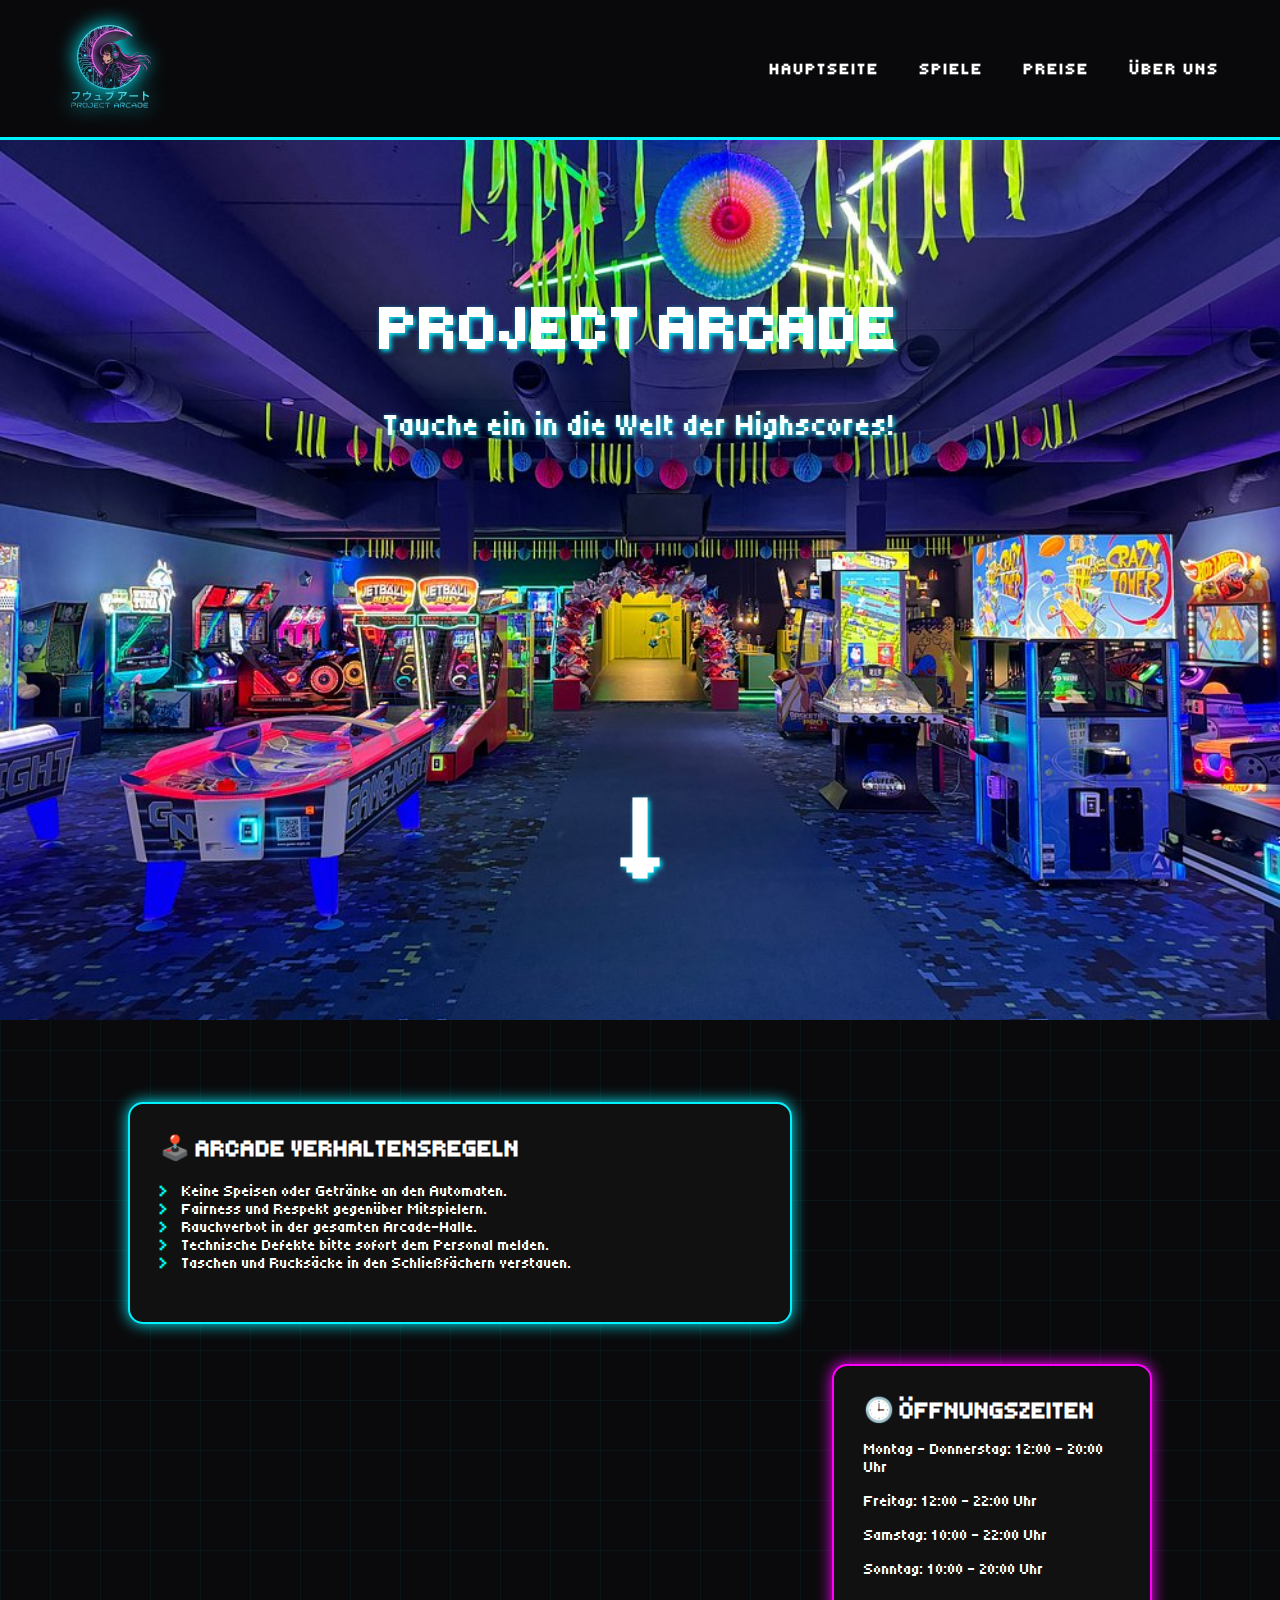
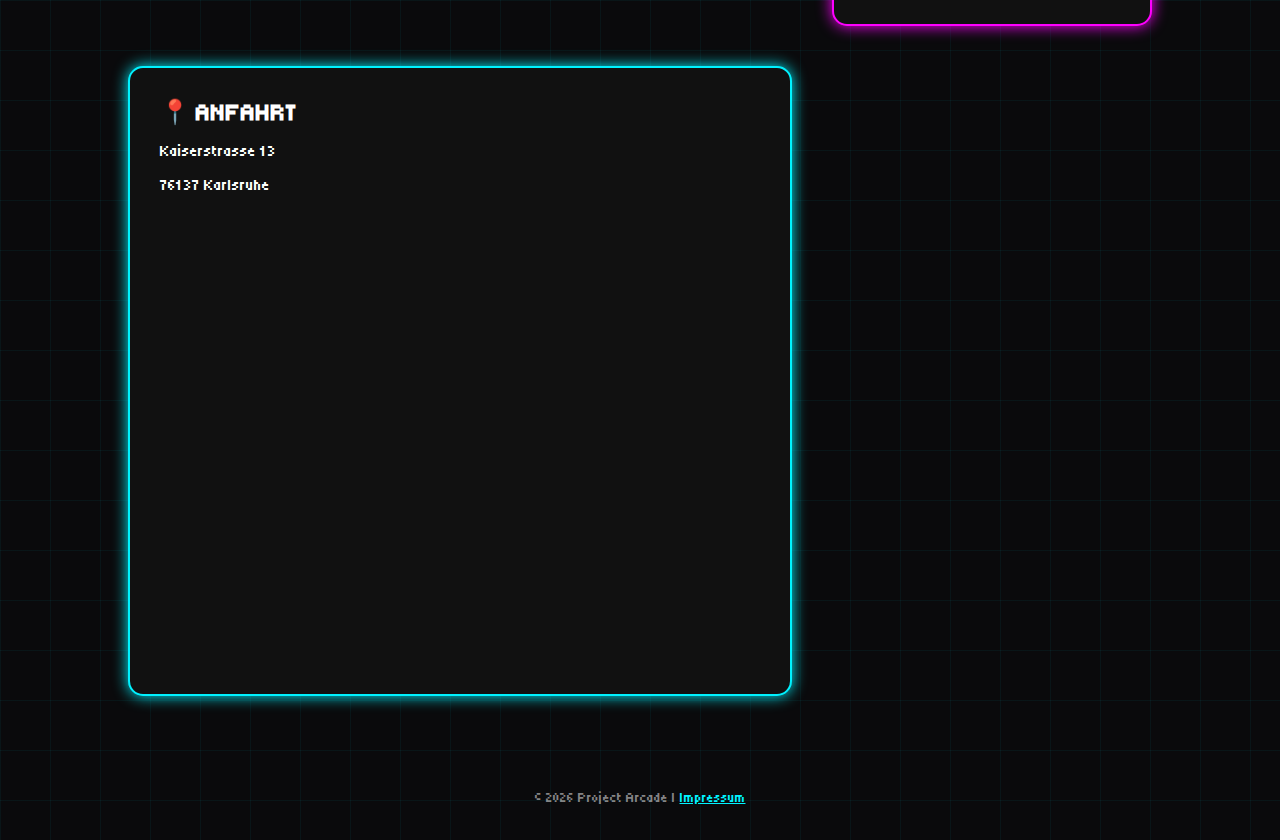
<file: index.html>
<!DOCTYPE html>
<html lang="de">
<head>
    <meta charset="UTF-8">
    <meta name="viewport" content="width=device-width, initial-scale=1.0">
    <title>Project Arcade - hauptseite</title>
    <link rel="stylesheet" href="main.css">
</head>
<body>
    <div id="grid-master">
        
        <header class="navbar">
            <div class="nav-logo">
                <a href="index.html">
                    <img src="Project_Arcade_logo-removebg-preview.png" alt="Logo">
                </a>
            </div>
            
            <nav class="nav-links"> 
                <a href="index.html">hauptseite</a>
                <a href="spiele.html">Spiele</a>
                <a href="preise.html">Preise</a>
                <a href="ueber-uns.html">Über uns</a>
            </nav>
        </header>
        
        <main>
            <img src="start.jpg" alt="Arcade" class="banner-bild">
            <div class="bild-text">
                <h1>PROJECT ARCADE</h1>
                <p>Tauche ein in die Welt der Highscores!</p>
                <div id="pfeil">
                    <span>🠗</span>
                </div>
            </div>

            <br><br>

            <div class="info-gitter">
                
                <div class="box regeln">
                    <h2>🕹️ Arcade Verhaltensregeln</h2>
                    <ul class="arcade-list">
                        <li>Keine Speisen oder Getränke an den Automaten.</li>
                        <li>Fairness und Respekt gegenüber Mitspielern.</li>
                        <li>Rauchverbot in der gesamten Arcade-Halle.</li>
                        <li>Technische Defekte bitte sofort dem Personal melden.</li>
                        <li>Taschen und Rucksäcke in den Schließfächern verstauen.</li>
                    </ul>
                </div>

                <div class="abstand"></div> 
                <div class="abstand"></div> 

                <div class="box zeiten">
                    <h2>🕒 Öffnungszeiten</h2>
                    <p>Montag – Donnerstag: 12:00 – 20:00 Uhr</p>
                    <p>Freitag: 12:00 – 22:00 Uhr</p>
                    <p>Samstag: 10:00 – 22:00 Uhr</p>
                    <p>Sonntag: 10:00 – 20:00 Uhr</p>
                </div>

                <div class="box anfahrt">
                    <h2>📍 Anfahrt</h2>
                    <p>Kaiserstrasse 13</p>
                    <p>76137 Karlsruhe</p>
                    <iframe 
                        src="https://www.google.com/maps/embed?pb=!1m18!1m12!1m3!1d2617.085441081802!2d8.413672039039785!3d49.00895945221!2m3!1f0!2f0!3f0!3m2!1i1024!2i768!4f13.1!3m3!1m2!1s0x479706376b3b65d1%3A0x25b6bc68e6bf889!2sKaiserstra%C3%9Fe%2013%2C%2076131%20Karlsruhe!5e0!3m2!1sde!2sde!4v1768059957446!5m2!1sde!2sde" 
                        width="600" 
                        height="450" 
                        style="border:0;" 
                        allowfullscreen="" 
                        loading="lazy" 
                        referrerpolicy="no-referrer-when-downgrade">
                    </iframe>
                </div>
            </div>
        </main>

        <footer class="arcade-footer">
            <p>© 2026 Project Arcade | <a id="imp" href="impressum.html">Impressum</a></p>
        </footer>

    </div>
</body>
</html>

<!--© 2026 Project Arcade  Nikita Herdt-->
</file>
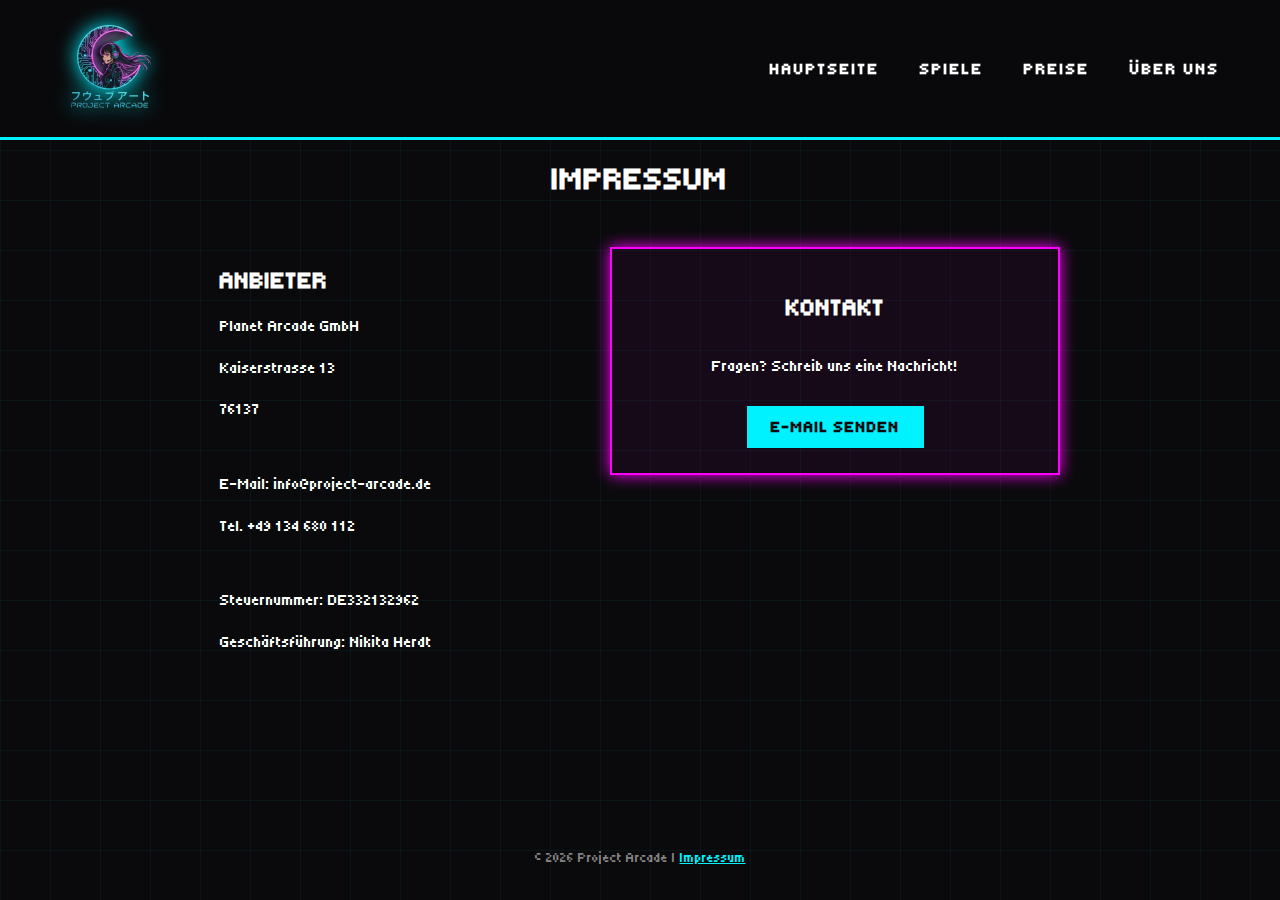
<file: impressum.html>
<!DOCTYPE html>
<html lang="de">
<head>
    <meta charset="UTF-8">
    <meta name="viewport" content="width=device-width, initial-scale=1.0">
    <title>Project Arcade - Impressum</title>
    <link rel="stylesheet" href="main.css">
</head>
<body>

    <div id="grid-master">
        
        <header class="navbar">
            <div class="nav-logo">
                <a href="index.html">
                    <img src="Project_Arcade_logo-removebg-preview.png" alt="Logo">
                </a>
            </div>
            
            <nav class="nav-links">
                <a href="index.html">hauptseite</a>
                <a href="spiele.html">Spiele</a>
                <a href="preise.html">Preise</a>
                <a href="ueber-uns.html">Über uns</a>
            </nav>
        </header>

        <main>
            <h1 id="preis-title">IMPRESSUM</h1>
            
            <div class="impressum-grid">
                <div class="rechtlich">
                    <h2>ANBIETER</h2>
                    <p>Planet Arcade GmbH</p>
                    <p>Kaiserstrasse 13</p>
                    <p>76137</p>
                    <br>
                    <p>E-Mail: info@project-arcade.de</p> <p>Tel. +49 134 680 112 </p>
                    <br>
                    <p>Steuernummer: DE332132962</p>
                    <p>Geschäftsführung: Nikita Herdt</p>  
                </div>

                <div class="contact-section">
                    <h2>KONTAKT</h2>
                    <p>Fragen? Schreib uns eine Nachricht!</p>
                    <a href="mailto:info@project-arcade.de" class="contact-button"> E-MAIL SENDEN
                    </a>
                </div>
            </div>
        </main>

        <footer class="arcade-footer">
            <p>&copy; 2026 Project Arcade | <a id="imp" href="impressum.html">Impressum</a></p>
        </footer>

    </div>

</body>
</html>

<!--© 2026 Project Arcade  Nikita Herdt-->
</file>
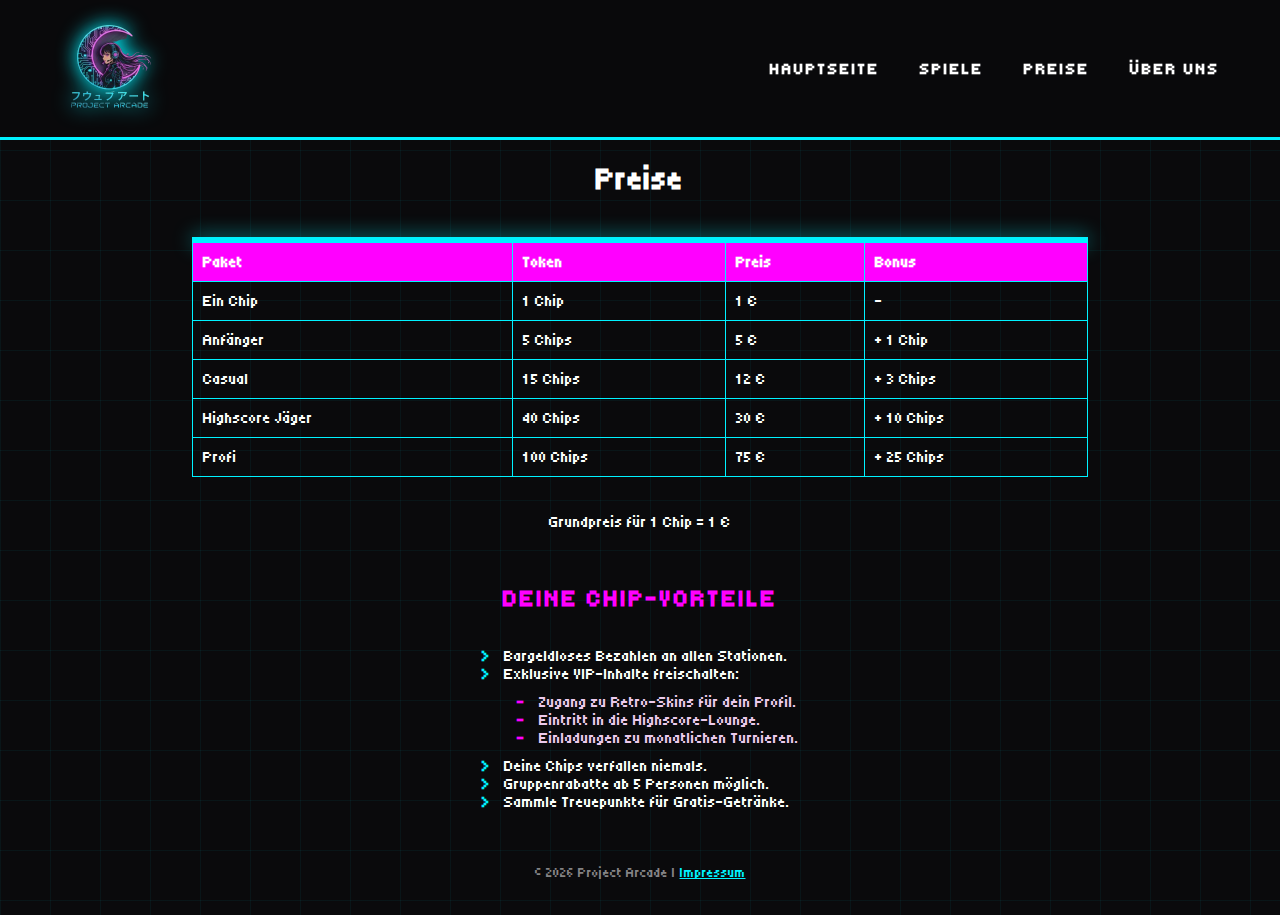
<file: preise.html>
<!DOCTYPE html>
<html lang="de">
<head>
    <meta charset="UTF-8">
    <meta name="viewport" content="width=device-width, initial-scale=1.0">
    <title>Project Arcade - Preise</title>
    <link rel="stylesheet" href="main.css">
</head>
<body>

    <div id="grid-master">
        
        <header class="navbar">
            <div class="nav-logo">
                <a href="index.html">
                    <img src="Project_Arcade_logo-removebg-preview.png" alt="Logo">
                </a>
            </div>
            
            <nav class="nav-links">
                <a href="index.html">hauptseite</a>
                <a href="spiele.html">Spiele</a>
                <a href="preise.html">Preise</a>
                <a href="ueber-uns.html">Über uns</a>
            </nav>
        </header>

        <main>
            <h1 id="preis-title">Preise</h1>
            
            <div class="tabelle">
                <table>
                    <tr>
                        <th id="blue" colspan="4"></th> 
                    </tr>
                    <tr>
                        <th>Paket</th>
                        <th>Token</th>
                        <th>Preis</th>
                        <th>Bonus</th>
                    </tr>
                    <tr>
                        <td>Ein Chip</td>
                        <td>1 Chip</td>
                        <td>1 €</td>
                        <td>-</td>
                    </tr>
                    <tr>
                        <td>Anfänger</td>
                        <td>5 Chips</td>
                        <td>5 €</td>
                        <td>+ 1 Chip</td>
                    </tr>
                    <tr>
                        <td>Casual</td>
                        <td>15 Chips</td>
                        <td>12 €</td>
                        <td>+ 3 Chips</td>
                    </tr>
                    <tr>
                        <td>Highscore Jäger</td>
                        <td>40 Chips</td>
                        <td>30 €</td>
                        <td>+ 10 Chips</td>
                    </tr>
                    <tr>
                        <td>Profi</td>
                        <td>100 Chips</td>
                        <td>75 €</td>
                        <td>+ 25 Chips</td>
                    </tr>
                </table>
                
                <p>Grundpreis für 1 Chip = 1 €</p>
                <br>
                
                <h2 id="h2-pink">Deine Chip-Vorteile</h2>
                <ul class="feature-list">
                    <li>Bargeldloses Bezahlen an allen Stationen.</li>
                    <li>
                        Exklusive VIP-Inhalte freischalten:
                        <ul class="sub-list">
                            <li class="li-b">Zugang zu Retro-Skins für dein Profil.</li>
                            <li class="li-b">Eintritt in die Highscore-Lounge.</li>
                            <li class="li-b">Einladungen zu monatlichen Turnieren.</li>
                        </ul>
                    </li>
                    <li>Deine Chips verfallen niemals.</li>
                    <li>Gruppenrabatte ab 5 Personen möglich.</li>
                    <li>Sammle Treuepunkte für Gratis-Getränke.</li>
                </ul>
            </div>
        </main>

        <footer class="arcade-footer">
            <p>&copy; 2026 Project Arcade | <a id="imp" href="impressum.html">Impressum</a></p>
        </footer>

    </div>

</body>
</html>

<!--© 2026 Project Arcade  Nikita Herdt-->
</file>
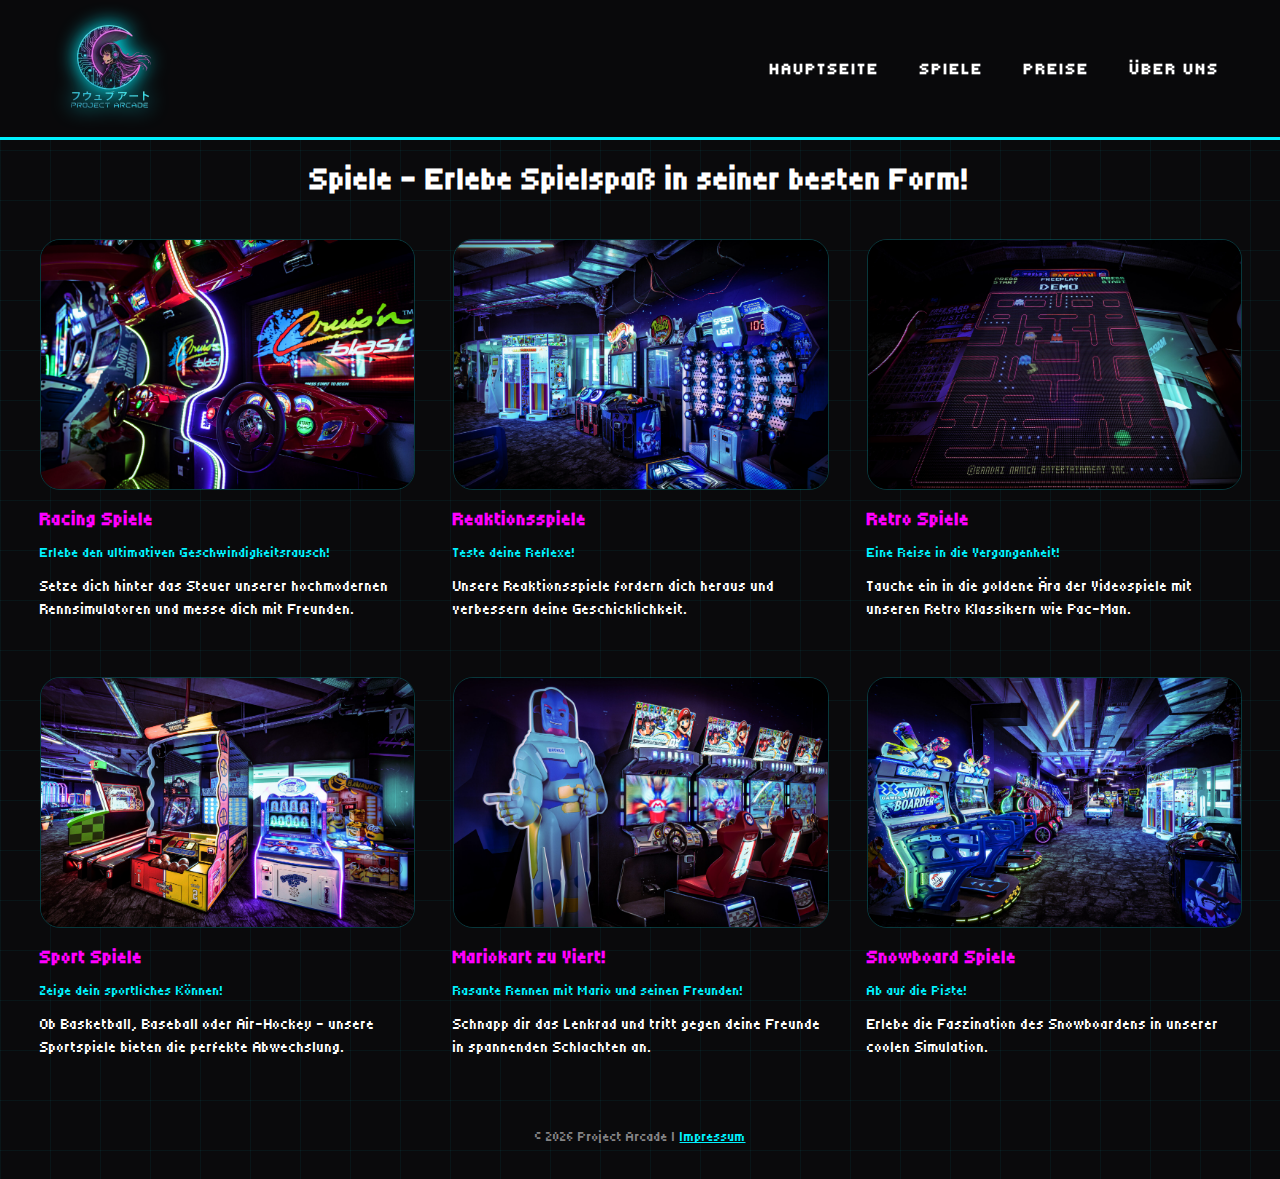
<file: spiele.html>
<!DOCTYPE html>
<html lang="de">
<head>
    <meta charset="UTF-8">
    <meta name="viewport" content="width=device-width, initial-scale=1.0">
    <title>Project Arcade - Spiele</title>
    <link rel="stylesheet" href="main.css">
</head>
<body>

    <div id="grid-master">
        
        <header class="navbar">
            <div class="nav-logo">
                <a href="index.html">
                    <img src="Project_Arcade_logo-removebg-preview.png" alt="Logo">
                </a>
            </div>
            
            <nav class="nav-links">
                <a href="index.html">hauptseite</a>
                <a href="spiele.html">Spiele</a>
                <a href="preise.html">Preise</a>
                <a href="ueber-uns.html">Über uns</a>
            </nav>
        </header>

        <main>
            
            <h1 id="titel-spiele">Spiele - Erlebe Spielspaß in seiner besten Form!</h1>
            
            <div class="games-grid">
                
                <div class="game">
                    <img src="racing spiele.jpg" alt="Racing Spiele">
                    <h3>Racing Spiele</h3>
                    <p class="text-game">Erlebe den ultimativen Geschwindigkeitsrausch!</p>
                    <p>Setze dich hinter das Steuer unserer hochmodernen Rennsimulatoren und messe dich mit Freunden.</p>
                </div>

                <div class="game">
                    <img src="reaktionspiele.jpg" alt="Reaktionsspiele">
                    <h3>Reaktionsspiele</h3>
                    <p class="text-game">Teste deine Reflexe!</p>
                    <p>Unsere Reaktionsspiele fordern dich heraus und verbessern deine Geschicklichkeit.</p>
                </div>

                <div class="game">
                    <img src="retrospiele.jpg" alt="Retro Spiele">
                    <h3>Retro Spiele</h3>
                    <p class="text-game">Eine Reise in die Vergangenheit!</p>
                    <p>Tauche ein in die goldene Ära der Videospiele mit unseren Retro Klassikern wie Pac-Man.</p>
                </div>

                <div class="game">
                    <img src="sportspiele.jpg" alt="Sport Spiele">
                    <h3>Sport Spiele</h3>
                    <p class="text-game">Zeige dein sportliches Können!</p>
                    <p>Ob Basketball, Baseball oder Air-Hockey – unsere Sportspiele bieten die perfekte Abwechslung.</p>
                </div>

                <div class="game">
                    <img src="mariokart.jpg" alt="Mariokart">
                    <h3>Mariokart zu Viert!</h3>
                    <p class="text-game">Rasante Rennen mit Mario und seinen Freunden!</p>
                    <p>Schnapp dir das Lenkrad und tritt gegen deine Freunde in spannenden Schlachten an.</p>
                </div>

                <div class="game">
                    <img src="snowboardspiele.jpg" alt="Snowboard">
                    <h3>Snowboard Spiele</h3>
                    <p class="text-game">Ab auf die Piste!</p>
                    <p>Erlebe die Faszination des Snowboardens in unserer coolen Simulation.</p>
                </div>

            </div>
            
        </main>

        <footer class="arcade-footer">
            <p>&copy; 2026 Project Arcade | <a id="imp" href="impressum.html">Impressum</a></p>
        </footer>

    </div>

</body>
</html>

<!--© 2026 Project Arcade  Nikita Herdt-->
</file>
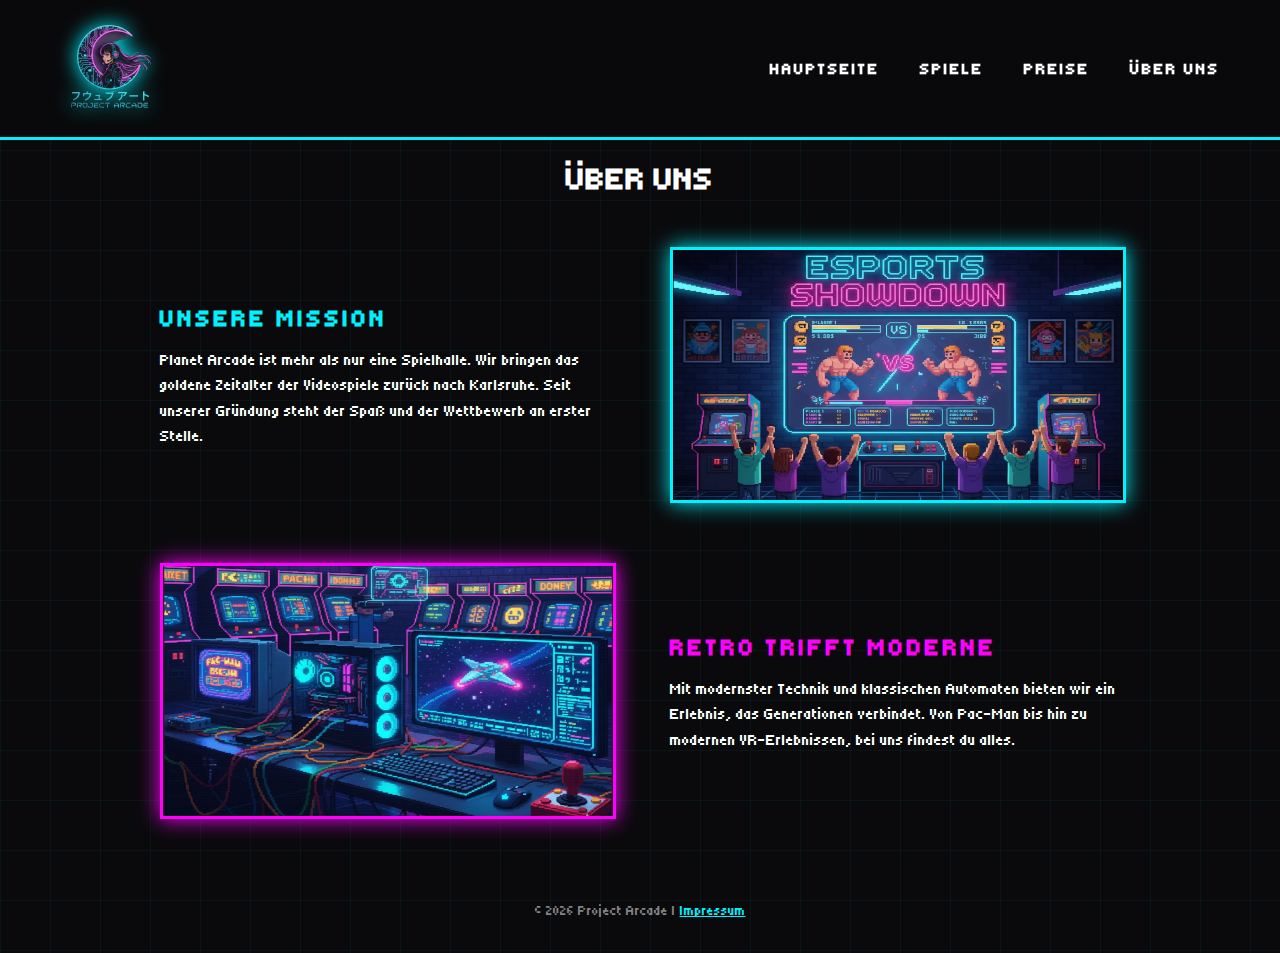
<file: ueber-uns.html>
<!DOCTYPE html>
<html lang="de">
<head>
    <meta charset="UTF-8">
    <meta name="viewport" content="width=device-width, initial-scale=1.0">
    <title>Project Arcade - Über uns</title>
    <link rel="stylesheet" href="main.css">
</head>
<body>

    <div id="grid-master">
        
        <header class="navbar">
            <div class="nav-logo">
                <a href="index.html">
                    <img src="Project_Arcade_logo-removebg-preview.png" alt="Logo">
                </a>
            </div>
            
            <nav class="nav-links">
                <a href="index.html">hauptseite</a>
                <a href="spiele.html">Spiele</a>
                <a href="preise.html">Preise</a>
                <a href="ueber-uns.html">Über uns</a>
            </nav>
        </header>

        <main class="preis">
            <h1 id="preis-title">ÜBER UNS</h1>

            <div class="about-grid">
                
                <div class="about-text">
                    <h2>UNSERE MISSION</h2>
                    <p>Planet Arcade ist mehr als nur eine Spielhalle. Wir bringen das goldene Zeitalter der Videospiele zurück nach Karlsruhe. Seit unserer Gründung steht der Spaß und der Wettbewerb an erster Stelle.</p>
                </div>
                <div class="about-image">
                    <div class="pixel-box">
                        <img class="i1" src="Esports.png" alt="esports">
                    </div>
                </div>

                <div class="about-image">
                    <div class="pixel-box pink">
                        <img class="i1" src="Retro trifft Modern.png" alt="vs">
                    </div>
                </div>
                <div class="about-text">
                    <h2 id="retro">RETRO TRIFFT MODERNE</h2>
                    <p>Mit modernster Technik und klassischen Automaten bieten wir ein Erlebnis, das Generationen verbindet. Von Pac-Man bis hin zu modernen VR-Erlebnissen, bei uns findest du alles.</p>
                </div>
                
            </div>
        </main>

        <footer class="arcade-footer">
            <p>&copy; 2026 Project Arcade | <a id="imp" href="impressum.html">Impressum</a></p>
        </footer>

    </div>
</body>
</html>

<!--© 2026 Project Arcade  Nikita Herdt-->
</file>
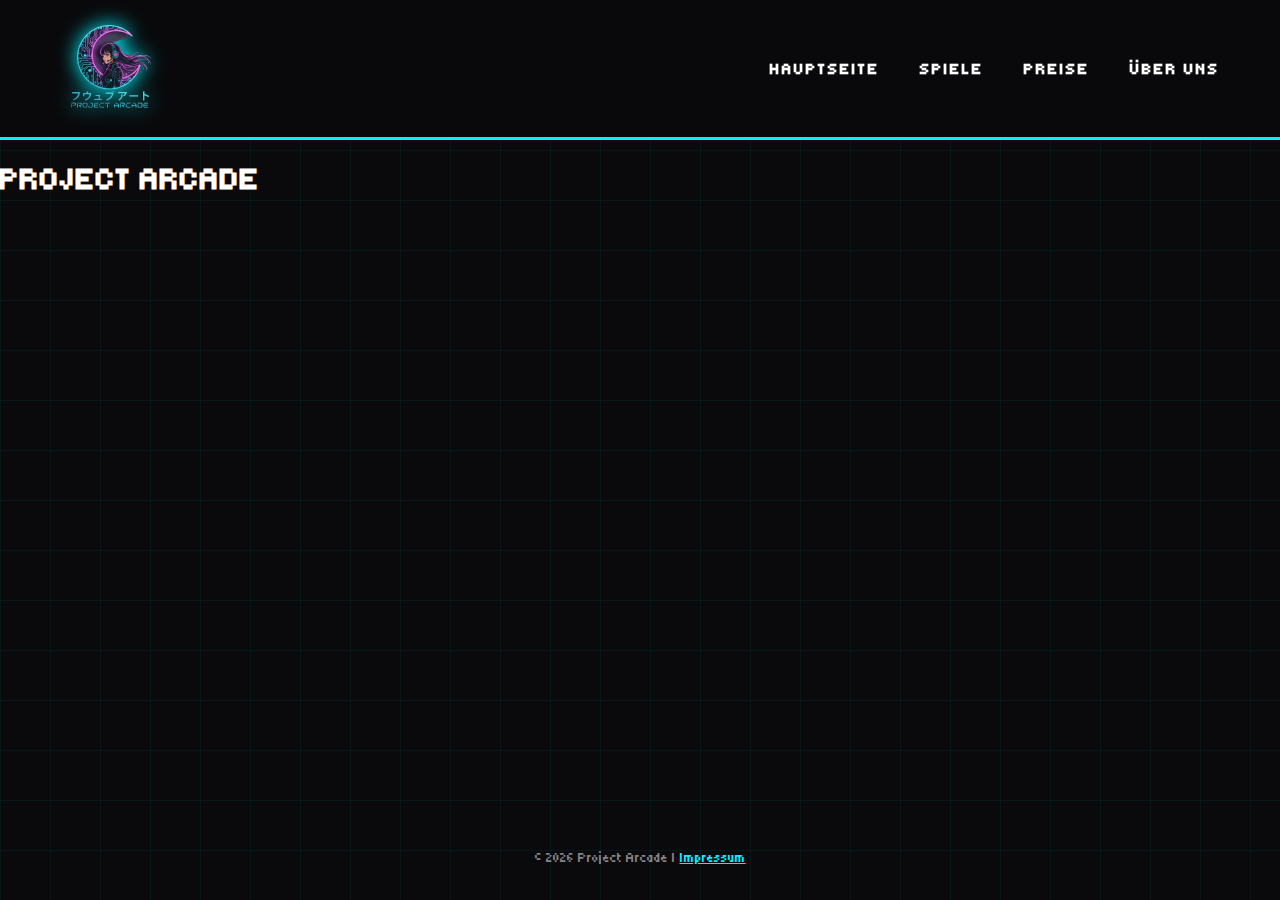
<file: Project Arcade I Nikita Herdt/seiten/hauptseite.html>
<!DOCTYPE html>
<html lang="de">
<head>
    <meta charset="UTF-8">
    <meta name="viewport" content="width=device-width, initial-scale=1.0">
    <title>Project Arcade - Hauptseite</title>
    <link rel="stylesheet" href="../css/main.css">
</head>
<body>

    <div id="grid-master">
        
        <header class="navbar">
            <div class="nav-logo">
            <a href="hauptseite.html">
            <img src="../bilder/Project_Arcade_logo-removebg-preview.png" alt="Logo">
            </a>
            </div>
            
            <nav class="nav-links-container">
                <a href="hauptseite.html">Hauptseite</a>
                <a href="spiele.html">Spiele</a>
                <a href="preise.html">Preise</a>
                <a href="ueber-uns.html">Über uns</a>
            </nav>
        </header>

        <main>
            <h1>PROJECT ARCADE</h1>
            
            
        </main>

        <footer class="arcade-footer">
        <p>&copy; 2026 Project Arcade | <a id="imp" href="impressum.html">Impressum</a></p>
        </footer>

    </div>
    
</body>
</html>
</file>
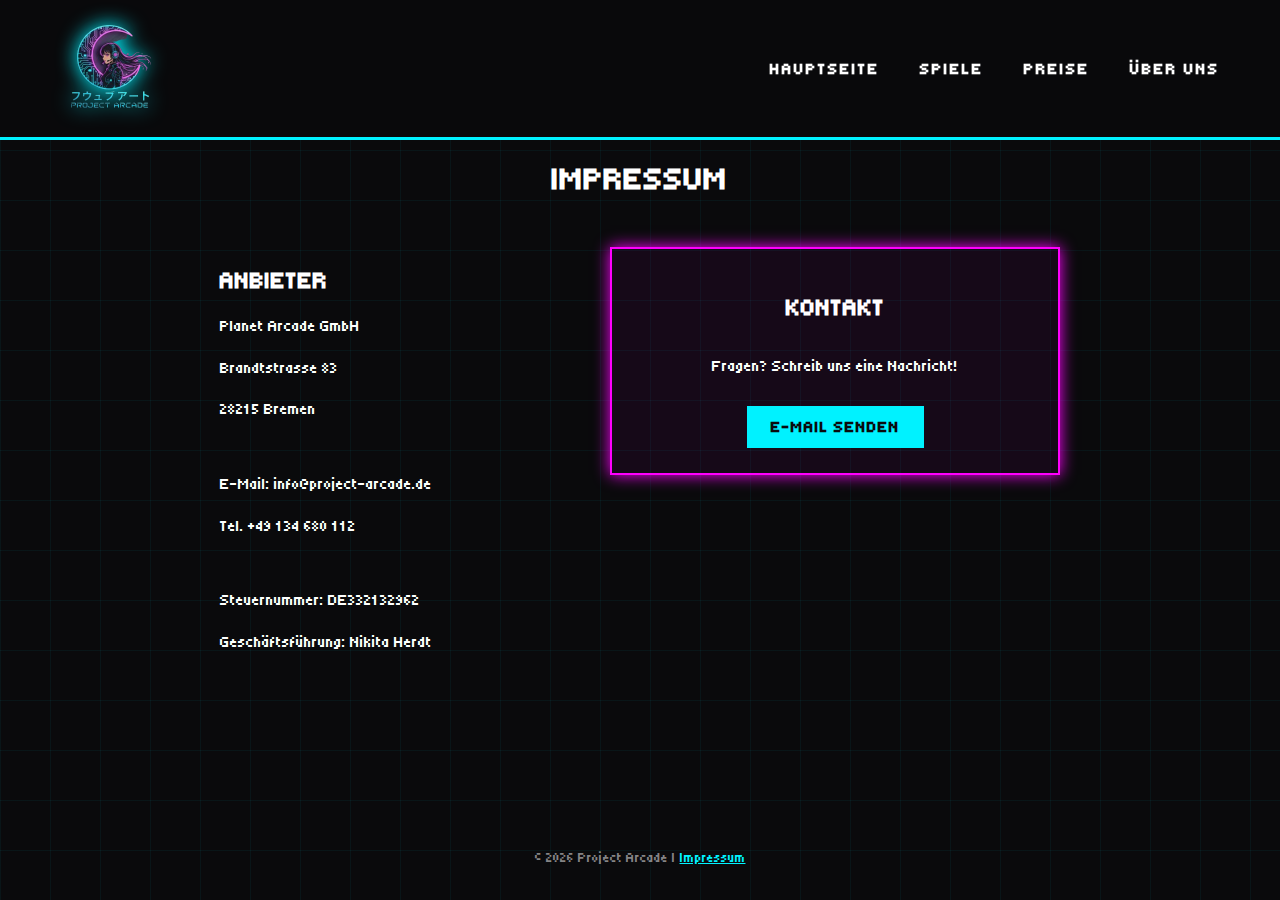
<file: Project Arcade I Nikita Herdt/seiten/impressum.html>
<!DOCTYPE html>
<html lang="de">
<head>
    <meta charset="UTF-8">
    <meta name="viewport" content="width=device-width, initial-scale=1.0">
    <title>Project Arcade - Impressum</title>
    <link rel="stylesheet" href="../css/main.css">
</head>
<body>

    <div id="grid-master">
        
        <header class="navbar">
            <div class="nav-logo">
            <a href="hauptseite.html">
            <img src="../bilder/Project_Arcade_logo-removebg-preview.png" alt="Logo">
            </a>
            </div>
            
            <nav class="nav-links-container">
                <a href="hauptseite.html">Hauptseite</a>
                <a href="spiele.html">Spiele</a>
                <a href="preise.html">Preise</a>
                <a href="ueber-uns.html">Über uns</a>
            </nav>
        </header>

        <main>
            <h1 id="hero-title">IMPRESSUM</h1>
            

        <div class="impressum-grid">
            <div class="legal-info">
                <h2>ANBIETER</h2>
                <p>Planet Arcade GmbH</p>
                <p>Brandtstrasse 83</p>
                <p>28215 Bremen</p>
                <br>
                <p>E-Mail: info@project-arcade.de</p>
                <p>Tel. +49 134 680 112 </p>
                <br>
                <p>Steuernummer: DE332132962</p>
                <p>Geschäftsführung: Nikita Herdt</p>  
            </div>

            <div class="contact-section">
                <h2>KONTAKT</h2>
                <p>Fragen? Schreib uns eine Nachricht!</p>
                <a href="mailto:info@project-arcade.de" class="contact-button">
                    E-MAIL SENDEN
                </a>
                
            </div>
        </div>
            
            
        </main>

        <footer class="arcade-footer">
        <p>&copy; 2026 Project Arcade | <a id="imp" href="impressum.html">Impressum</a></p>
        </footer>

    </div>

</body>
</html>
</file>
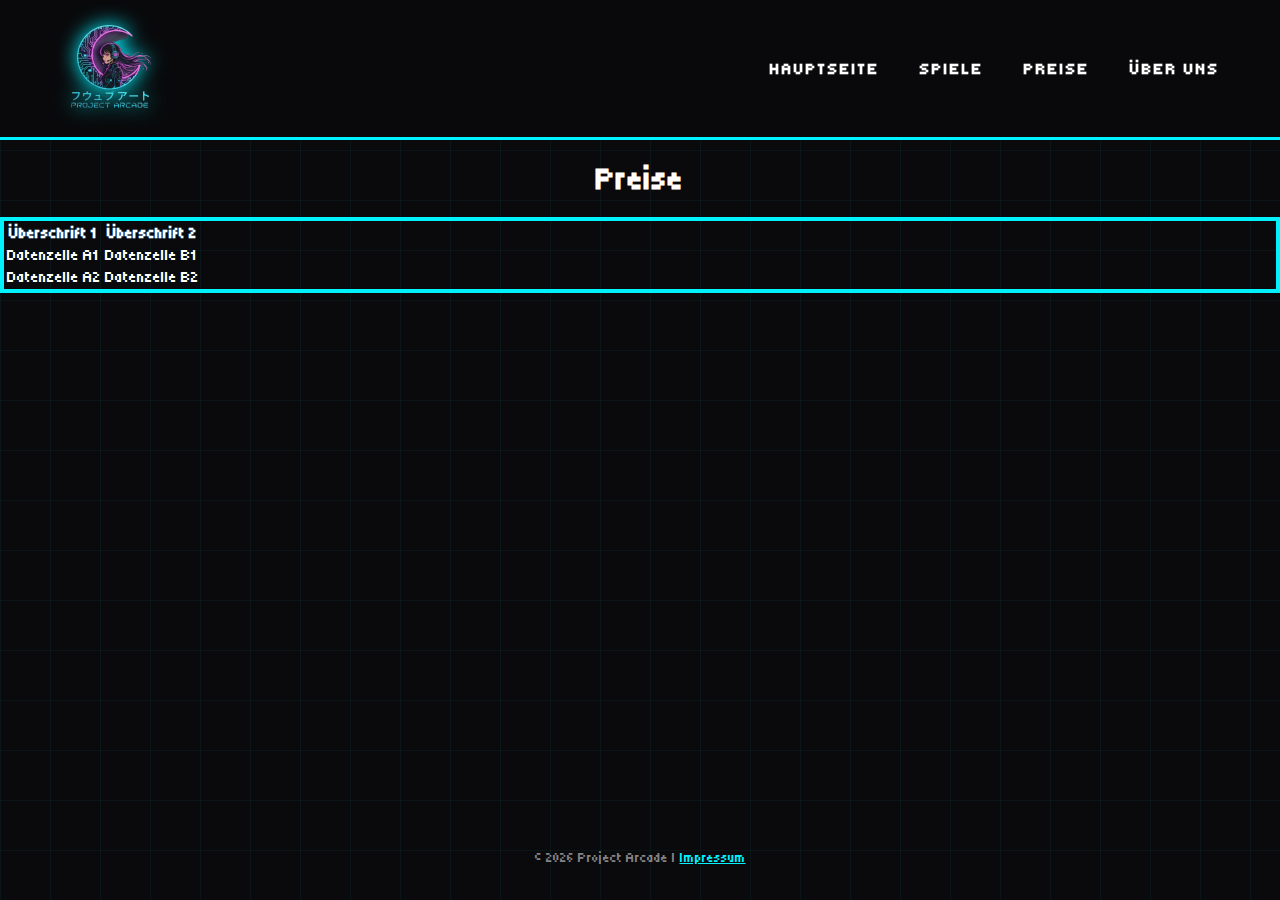
<file: Project Arcade I Nikita Herdt/seiten/preise.html>
<!DOCTYPE html>
<html lang="de">
<head>
    <meta charset="UTF-8">
    <meta name="viewport" content="width=device-width, initial-scale=1.0">
    <title>Project Arcade - Preise</title>
    <link rel="stylesheet" href="../css/main.css">
</head>
<body>

    <div id="grid-master">
        
        <header class="navbar">
            <div class="nav-logo">
            <a href="hauptseite.html">
            <img src="../bilder/Project_Arcade_logo-removebg-preview.png" alt="Logo">
            </a>
            </div>
            
            <nav class="nav-links-container">
                <a href="hauptseite.html">Hauptseite</a>
                <a href="spiele.html">Spiele</a>
                <a href="preise.html">Preise</a>
                <a href="ueber-uns.html">Über uns</a>
            </nav>
        </header>

        <main>
            <h1 id="hero-title">Preise</h1>
            <div class="tabelle">
                <table class="tabelle">
                <tr>
                    <th>Überschrift 1</th>
                    <th>Überschrift 2</th>
                </tr>
                <tr>
                    <td>Datenzelle A1</td>
                    <td>Datenzelle B1</td>
                </tr>
                <tr>
                    <td>Datenzelle A2</td>
                    <td>Datenzelle B2</td>
                </tr>
                </table>
                








            </div>
            
            
        </main>

        <footer class="arcade-footer">
        <p>&copy; 2026 Project Arcade | <a id="imp" href="impressum.html">Impressum</a></p>
        </footer>

    </div>

</body>
</html>
</file>
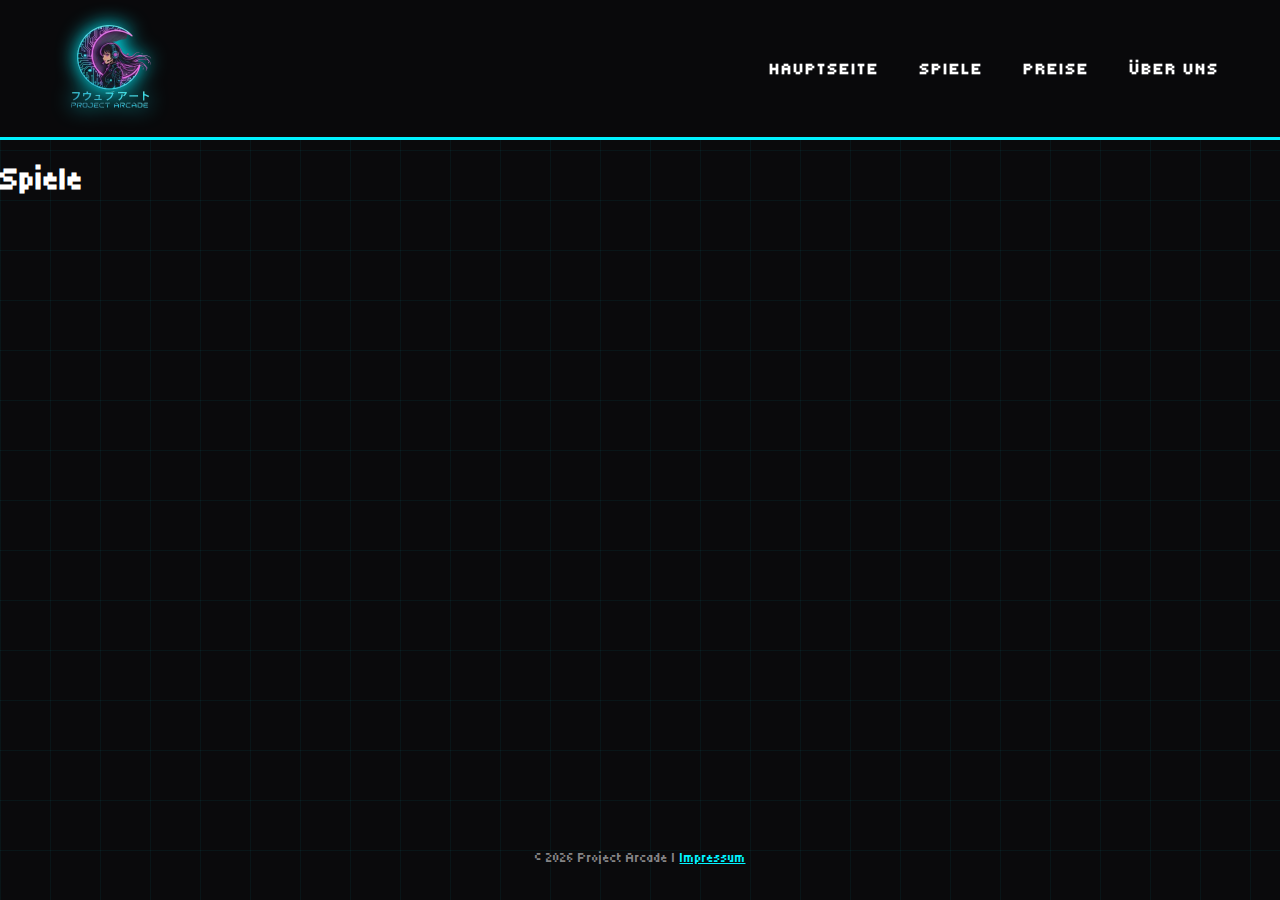
<file: Project Arcade I Nikita Herdt/seiten/spiele.html>
<!DOCTYPE html>
<html lang="de">
<head>
    <meta charset="UTF-8">
    <meta name="viewport" content="width=device-width, initial-scale=1.0">
    <title>Project Arcade - Spiele</title>
    <link rel="stylesheet" href="../css/main.css">
</head>
<body>

    <div id="grid-master">
        
        <header class="navbar">
            <div class="nav-logo">
            <a href="hauptseite.html">
            <img src="../bilder/Project_Arcade_logo-removebg-preview.png" alt="Logo">
            </a>
            </div>
            
            <nav class="nav-links-container">
                <a href="hauptseite.html">Hauptseite</a>
                <a href="spiele.html">Spiele</a>
                <a href="preise.html">Preise</a>
                <a href="ueber-uns.html">Über uns</a>
            </nav>
        </header>

        <main>
            <h1>Spiele</h1>
            
            
        </main>

        <footer class="arcade-footer">
        <p>&copy; 2026 Project Arcade | <a id="imp" href="impressum.html">Impressum</a></p>
        </footer>

    </div>

</body>
</html>
</file>
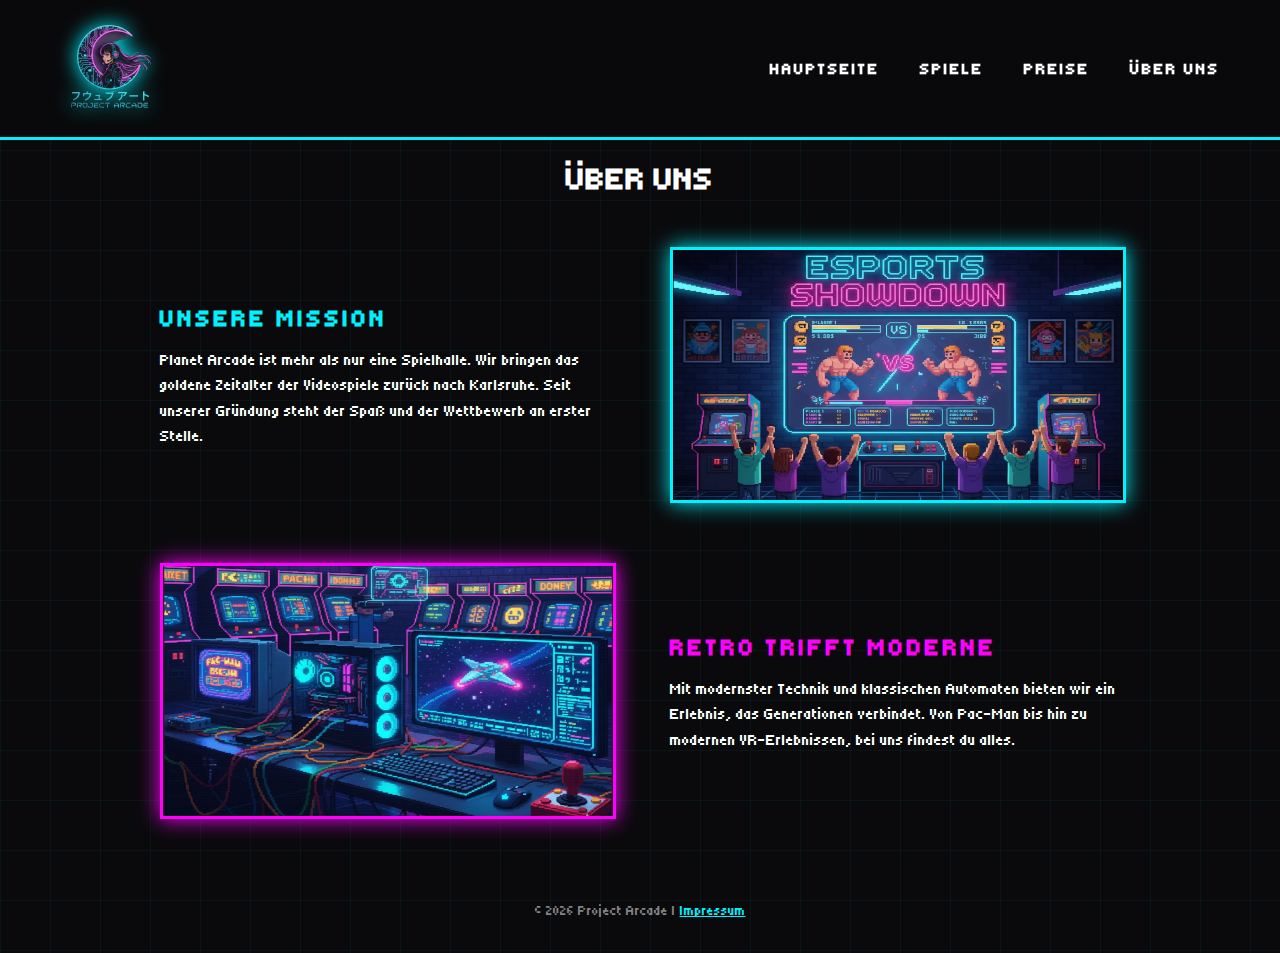
<file: Project Arcade I Nikita Herdt/seiten/ueber-uns.html>
<!DOCTYPE html>
<html lang="de">
<head>
    <meta charset="UTF-8">
    <meta name="viewport" content="width=device-width, initial-scale=1.0">
    <title>Project Arcade - Über uns</title>
    <link rel="stylesheet" href="../css/main.css">
</head>
<body>

    <div id="grid-master">
        
        <header class="navbar">
            <div class="nav-logo">
            <a href="hauptseite.html">
            <img src="../bilder/Project_Arcade_logo-removebg-preview.png" alt="Logo">
            </a>
            </div>
            
            <nav class="nav-links-container">
                <a href="hauptseite.html">Hauptseite</a>
                <a href="spiele.html">Spiele</a>
                <a href="preise.html">Preise</a>
                <a href="ueber-uns.html">Über uns</a>
            </nav>
        </header>

        <main class="hero">
    <h1 id="hero-title">ÜBER UNS</h1>

    <div class="about-grid">
        <div class="about-text">
            <h2>UNSERE MISSION</h2>
            <p>Planet Arcade ist mehr als nur eine Spielhalle. Wir bringen das goldene Zeitalter der Videospiele zurück nach Karlsruhe. Seit unserer Gründung steht der Spaß und der Wettbewerb an erster Stelle.</p>
        </div>
        <div class="about-image">
            <div class="pixel-box"><img class="i1" src="../bilder/Esports.png"></div>
        </div>

        <div class="about-image">
            <div class="pixel-box pink"><img class="i1" src="../bilder/Retro trifft Modern.png"></div>
        </div>
        <div class="about-text">
            <h2 id="retro">RETRO TRIFFT MODERNE</h2>
            <p>Mit modernster Technik und klassischen Automaten bieten wir ein Erlebnis, das Generationen verbindet. Von Pac-Man bis hin zu modernen VR-Erlebnissen, bei uns findest du alles.</p>
        </div>
    </div>
</main>
        <footer class="arcade-footer">
        <p>&copy; 2026 Project Arcade | <a id="imp" href="impressum.html">Impressum</a></p>
        </footer>

    </div>

</body>
</html>
</file>
<file: main.css>
/* SCHRIFTART */
@font-face {
    font-family: 'Tiny5-Local';
    src: url(Tiny5-Regular.ttf) format('truetype');
}

/* FARBEN UND HÖHE NAV*/
:root {
    --tsuki-dark: #0a0a0c;
    --tsuki-accent: #00f2ff; 
    --tsuki-pink: #ff00ff;   
    --tsuki-white: #ffffff;
    --nav-height: 140px;     
}

/* LAYOUT-STRUKTUR CSS GRID */
#grid-master {
    display: grid;
    grid-template-rows: var(--nav-height) auto min-content;
    grid-template-columns: 100%;
    min-height: 100vh;
}

/* OPTIK UND HINTERGRUND */
body {
    margin: 0;
    padding: 0;
    background-color: var(--tsuki-dark);
    font-family: 'Tiny5-Local', sans-serif;
    color: var(--tsuki-white);
    overflow-x: hidden;
    background-image: 
        linear-gradient(rgba(0, 242, 255, 0.05) 1px, transparent 1px),
        linear-gradient(90deg, rgba(0, 242, 255, 0.05) 1px, transparent 1px);
    background-size: 50px 50px;
}

/* NAVIGATIONSLEISTE */
.navbar {
    grid-row: 1;
    display: grid;
    grid-template-columns: auto 1fr auto;
    align-items: center;
    padding: 0 60px;
    background: rgba(10, 10, 12, 0.95);
    backdrop-filter: blur(15px);
    border-bottom: 3px solid var(--tsuki-accent);
    position: sticky;
    top: 0;
    z-index: 1000;
}

/* LOGO OPTIK */
.nav-logo img {
    max-height: 100px;
    filter: drop-shadow(0 0 10px var(--tsuki-accent));
}

/* NAV LINKS  */
.nav-links {
    grid-column: 3;
    display: grid;
    grid-template-columns: repeat(4, auto);
    gap: 40px;
}

/* NAV LINKS INTERAKTION */
.nav-links a {
    text-decoration: none;
    color: var(--tsuki-white);
    font-weight: 800;
    text-transform: uppercase;
    letter-spacing: 2px;
    position: relative;
    transition: 0.3s;
}

.nav-links a:hover {
    color: var(--tsuki-accent);
    text-shadow: 0 0 10px var(--tsuki-accent);
}

.nav-links a::after {
    content: '';
    position: absolute;
    width: 0;
    height: 3px;
    bottom: -8px;
    left: 0;
    background: var(--tsuki-pink);
    box-shadow: 0 0 15px var(--tsuki-pink);
    transition: width 0.3s ease;
}

.nav-links a:hover::after {
    width: 100%;
}

/* FOOTER/FUßZEILE UND OPTIK */
.arcade-footer {
    grid-row: 3;
    text-align: center;
    padding: 20px;
    font-size: 14px;
    color: rgba(255, 255, 255, 0.5);
}

/* IMPRESSUM OPTIK IM FOOTER */
#imp {
    color: var(--tsuki-accent);
}

/* IMPRESSUM GRID */
.impressum-grid {
    display: grid;
    grid-template-columns: 350px 450px; 
    gap: 40px;
    justify-self: center; 
    align-items: start;
    margin-top: 50px;
    text-align: left;
}

/* KONTAKT  */
.contact-section {
    border: 2px solid var(--tsuki-pink);
    padding: 25px;
    background: rgba(255, 0, 255, 0.05);
    box-shadow: 0 0 15px var(--tsuki-pink);
    display: grid;
    place-items: center;
}

/* KONTAKT BUTTON */
.contact-button {
    display: inline-block;
    margin-top: 15px;
    padding: 12px 24px;
    background: var(--tsuki-accent);
    color: var(--tsuki-dark);
    text-decoration: none;
    font-weight: bold;
    letter-spacing: 1px;
    transition: 0.3s ease;
}

.contact-button:hover {
    background: var(--tsuki-white);
    box-shadow: 0 0 20px var(--tsuki-white);
    transform: scale(1.05);
}

/* RECHTLICHE INFOS TEXT OPTIK */
.rechtlich p {
    line-height: 1.6;
    margin-bottom: 15px;
}

/* HAUPTTITEL PREIS ZENTRIERUNG */
#preis-title {
    justify-self: center;
    margin-bottom: 20px;
}

/* ÜBER UNS GRID */
.about-grid {
    display: grid;
    grid-template-columns: 450px 450px;
    gap: 60px;
    justify-content: center;
    align-items: center;
    margin-top: 50px;
    padding-bottom: 50px;
}

/* ÜBER UNS TEXTE OPTIK */
.about-text {
    text-align: left;
}

.about-text h2 {
    color: var(--tsuki-accent);
    letter-spacing: 3px;
    margin-bottom: 15px;
}

.about-text p {
    line-height: 1.6;
    color: var(--tsuki-white);
}

/* PIXEL BOXEN OPTIK */
.pixel-box {
    width: 100%;
    height: 250px;
    border: 3px solid var(--tsuki-accent);
    background: rgba(0, 242, 255, 0.1);
    display: grid;
    place-items: center;
    font-weight: bold;
    box-shadow: 0 0 20px var(--tsuki-accent);
}

.pixel-box.pink {
    border-color: var(--tsuki-pink);
    background: rgba(255, 0, 255, 0.1);
    box-shadow: 0 0 20px var(--tsuki-pink);
}

/* RETRO NEON */
#retro {
    color: var(--tsuki-pink);
}

/* BILDER IN BOXEN */
.i1 {
    width: 100%;
    height: 250px;
}

/* TABELLEN LAYOUT */
.tabelle {
    display: grid;
    place-items: center;
}

table {
    border-collapse: collapse;
    width: 70%;
    margin: 20px 0;
}

th, td {
    border: 1px solid var(--tsuki-accent); 
    padding: 10px;
    text-align: left;
}

th {
    background-color: var(--tsuki-pink);
}

/* LISTEN OPTIK */
.arcade-list, .feature-list {
    list-style: none;
    padding: 0;
    margin: 20px 0;
}

.arcade-list li::before, .feature-list li::before {
    content: "> ";
    color: var(--tsuki-accent);
    font-weight: bold;
    margin-right: 10px;
}

/* UNTERLISTEN */
.sub-list {
    list-style: none;
    padding-left: 35px;
    margin: 10px 0;
}

.sub-list li::before {
    content: "- ";
    color: var(--tsuki-pink);
    font-weight: bold;
    margin-right: 10px;
}

/* ÜBERSCHRIFTEN H2 */
#h2-pink {
    color: var(--tsuki-pink);
    text-transform: uppercase;
    letter-spacing: 2px;
    margin-bottom: 15px;
}

/* SPEZIELLE LISTENFARBE */
.li-b {
    color: rgb(236, 201, 236);
}

/* TABELLEN ÜBERSCHRIFT BLAU */
#blue {
    background-color: var(--tsuki-accent);
    padding: 2px;
    box-shadow: 0 0 20px var(--tsuki-accent);
}

/* SPIELE GRID */
.games-grid {
    display: grid;
    grid-template-columns: repeat(3, 1fr); 
    gap: 40px;
    padding: 20px;
    max-width: 1200px;
    margin: 0 auto;
}

.game h3 {
    color: var(--tsuki-pink); 
    margin: 15px 0 5px 0;
}

.text-game {
    color: var(--tsuki-accent); 
    font-size: 0.9em;
}

.game p:last-child {
    color: var(--tsuki-white);
    line-height: 1.5;
    font-size: 0.95em;
}

.game img {
    width: 100%;
    border-radius: 20px; 
    border: 1px solid rgba(0, 242, 255, 0.2); 
}

/* TITEL SPIELE SEITE */
#titel-spiele {
    text-align: center;
}

/* BANNER BILD HAUPTSEITE */
.banner-bild {
    width: 100vw;
    height: 55em;
    object-fit: cover;
}

/* BANNER TEXT HAUPTSEITE */
.bild-text {
    position: absolute;
    top: 50%;          
    left: 50%;
    transform: translate(-50%, -50%); 
    text-align: center;
    color: var(--tsuki-white);
    text-shadow: 2px 2px 5px var(--tsuki-accent);
    font-size: 2em;
}

/* PFEIL */
#pfeil {
    margin-top: 100px;    
    font-size: 6rem;     
    color: var(--tsuki-white);
    font-weight: bold;
    transform: translateY(250px);
}

/* INFO GRID HAUPTSEITE */
.info-gitter {
    display: grid;
    grid-template-columns: 1fr 1fr; 
    gap: 40px;
    padding: 60px 10%;
}

/* INFO BOXEN */
.box {
    background: #111;
    padding: 30px;
    border-radius: 15px;
    border: 2px solid #333;
    color: white;
}

.box h2 {
    margin-top: 0;
    margin-bottom: 15px;
    text-transform: uppercase;
}

/* BOX FARB-VARIANTEN */
.regeln { border-color: var(--tsuki-accent); box-shadow: 0 0 15px var(--tsuki-accent); }
.zeiten { border-color: var(--tsuki-pink); box-shadow: 0 0 15px var(--tsuki-pink); }
.anfahrt { border-color: var(--tsuki-accent); box-shadow: 0 0 15px var(--tsuki-accent); }

/*© 2026 Project Arcade  Nikita Herdt*/
</file>
<file: Project Arcade I Nikita Herdt/css/main.css>
/* SCHRIFTART */
@font-face {
    font-family: 'Tiny5-Local';
    src: url(Tiny5/Tiny5-Regular.ttf) format('truetype');
}

/* VARIABLEN */
:root {
    --tsuki-dark: #0a0a0c;
    --tsuki-accent: #00f2ff; 
    --tsuki-pink: #ff00ff;   
    --tsuki-white: #ffffff;
    --nav-height: 140px;     
}

/* GRUND-LAYOUT (GRID) */
#grid-master {
    display: grid;
    /* 3 Zeilen: Header, Main (füllt den Rest), Footer */
    grid-template-rows: var(--nav-height) 1fr auto;
    grid-template-columns: 100%;
    min-height: 100vh;
}

body {
    margin: 0;
    padding: 0;
    background-color: var(--tsuki-dark);
    font-family: 'Tiny5-Local', sans-serif;
    color: var(--tsuki-white);
    overflow-x: hidden;
    /* Arcade Hintergrund-Muster */
    background-image: 
        linear-gradient(rgba(0, 242, 255, 0.05) 1px, transparent 1px),
        linear-gradient(90deg, rgba(0, 242, 255, 0.05) 1px, transparent 1px);
    background-size: 50px 50px;
}

/* NAVBAR ALS GRID */
.navbar {
    grid-row: 1;
    display: grid;
    /* Spalte 1: Logo (auto), Spalte 2: Platzhalter (1fr), Spalte 3: Links (auto) */
    grid-template-columns: auto 1fr auto;
    align-items: center;
    padding: 0 60px;
    background: rgba(10, 10, 12, 0.95);
    backdrop-filter: blur(15px);
    border-bottom: 3px solid var(--tsuki-accent);
    position: sticky;
    top: 0;
    z-index: 1000;
}

.nav-logo img {
    max-height: 100px;
    filter: drop-shadow(0 0 10px var(--tsuki-accent));
}

/* NAVIGATION LINKS ALS GRID */
.nav-links-container {
    grid-column: 3;
    display: grid;
    /* 4 Spalten für 4 Links */
    grid-template-columns: repeat(4, auto);
    gap: 40px;
}

.nav-links-container a {
    text-decoration: none;
    color: var(--tsuki-white);
    font-weight: 800;
    text-transform: uppercase;
    letter-spacing: 2px;
    position: relative;
    transition: 0.3s;
}

.nav-links-container a:hover {
    color: var(--tsuki-accent);
    text-shadow: 0 0 10px var(--tsuki-accent);
}

/* Laser-Unterstrich Effekt */
.nav-links-container a::after {
    content: '';
    position: absolute;
    width: 0;
    height: 3px;
    bottom: -8px;
    left: 0;
    background: var(--tsuki-pink);
    box-shadow: 0 0 15px var(--tsuki-pink);
    transition: width 0.3s ease;
}

.nav-links-container a:hover::after {
    width: 100%;
}

/* FOOTER */
.arcade-footer {
    grid-row: 3;
    text-align: center;
    padding: 20px;
    font-size: 14px;
    color: rgba(255, 255, 255, 0.5);
}
#imp {
    color: var(--tsuki-accent);
}
/* Layout für das Impressum-Innere */
.impressum-grid {
    display: grid;
    grid-template-columns: 1fr 1fr; /* Zwei Spalten */
    gap: 50px;
    margin-top: 20px;
    text-align: left;
}

/* Die Kontakt-Box mit Neon-Rahmen */
.contact-section {
    border: 2px solid var(--tsuki-pink);
    padding: 25px;
    background: rgba(255, 0, 255, 0.05);
    box-shadow: 0 0 15px var(--tsuki-pink);
    display: grid;
    place-items: center;
}

/* Der Button-Look */
.contact-button {
    display: inline-block;
    margin-top: 15px;
    padding: 12px 24px;
    background: var(--tsuki-accent);
    color: var(--tsuki-dark);
    text-decoration: none;
    font-weight: bold;
    letter-spacing: 1px;
    transition: 0.3s ease;
}

.contact-button:hover {
    background: var(--tsuki-white);
    box-shadow: 0 0 20px var(--tsuki-white);
    transform: scale(1.05);
}

.impressum-grid {
    display: grid;
    /* Zentriert das gesamte Grid auf der Seite */
    justify-self: center; 
    /* Definiert zwei Spalten mit fester Breite statt 1fr 1fr */
    grid-template-columns: 350px 450px; 
    gap: 40px;
    align-items: start; /* Richtet Texte oben bündig aus */
    margin-top: 50px;
    text-align: left;
}

/* Optional: Damit der Text links mehr Platz hat und sauberer aussieht */
.legal-info p {
    line-height: 1.6;
    margin-bottom: 15px;
}
#hero-title {
    justify-self: center; /* Schiebt den Titel in die Mitte des Grids */
    margin-bottom: 20px;
}
/* Das Über-Uns Grid */
.about-grid {
    display: grid;
    /* Zwei Spalten: Text und Bild */
    grid-template-columns: 450px 450px;
    gap: 60px;
    justify-content: center;
    align-items: center;
    margin-top: 50px;
    padding-bottom: 50px;
}

.about-text {
    text-align: left;
}

.about-text h2 {
    color: var(--tsuki-accent);
    letter-spacing: 3px;
    margin-bottom: 15px;
}

.about-text p {
    line-height: 1.6;
    color: var(--tsuki-white);
}

/* Platzhalter für Bilder/Grafiken */
.pixel-box {
    width: 100%;
    height: 250px;
    border: 3px solid var(--tsuki-accent);
    background: rgba(0, 242, 255, 0.1);
    display: grid;
    place-items: center;
    font-weight: bold;
    box-shadow: 0 0 20px var(--tsuki-accent);
}

.pixel-box.pink {
    border-color: var(--tsuki-pink);
    background: rgba(255, 0, 255, 0.1);
    box-shadow: 0 0 20px var(--tsuki-pink);
}

#retro {
    color: var(--tsuki-pink);
}
.i1 {
    width: 100%;
    height: 250px;
}
.tabelle {
 display: grid;
 
 border: 2px solid var(--tsuki-accent);
}
</file>
